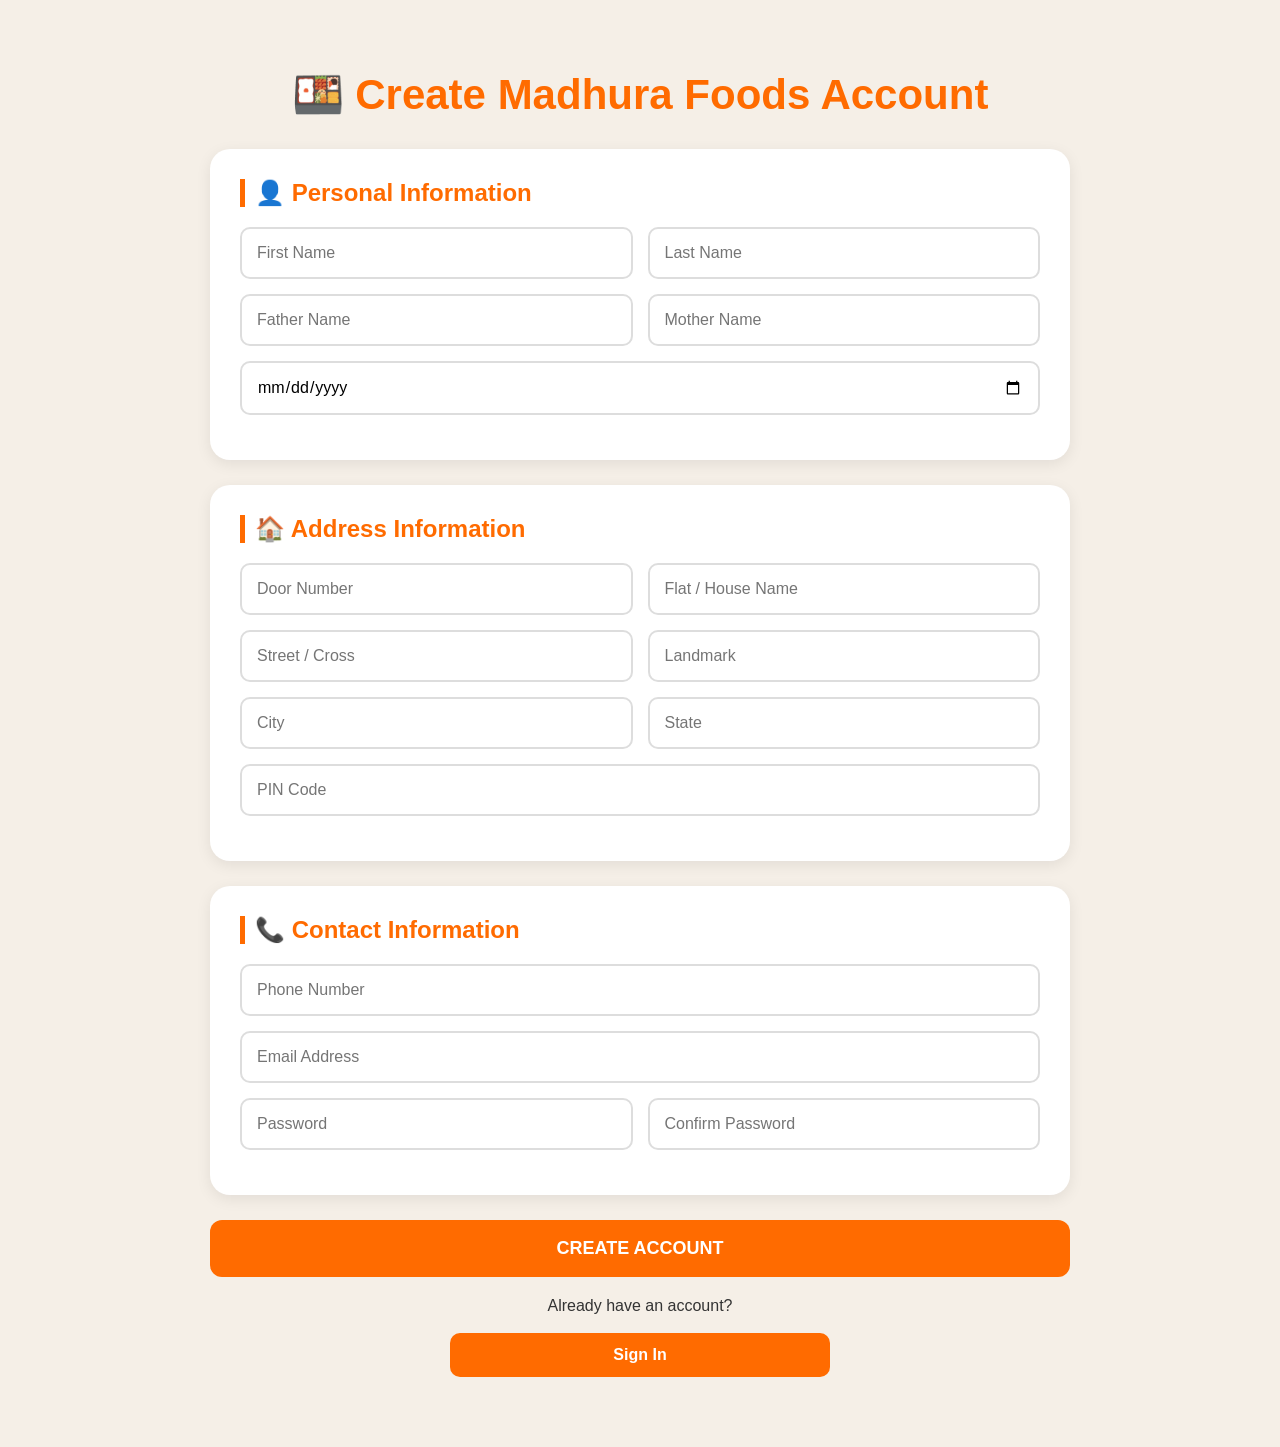
<file: register.html>
<!DOCTYPE html>
<html lang="en">
<head>
<meta charset="UTF-8">
<meta name="viewport" content="width=device-width, initial-scale=1.0">

<title>Create Account | Madhura Foods</title>

<link rel="stylesheet" href="style.css">
<link rel="icon" type="image/png" href="logo.png">

<style>

.register-container{
    max-width:900px;
    margin:50px auto;
    padding:20px;
}

.register-title{
    text-align:center;
    color:#ff6b00;
    font-size:42px;
    margin-bottom:30px;
}

.form-section{
    background:#fff;
    padding:30px;
    margin-bottom:25px;
    border-radius:20px;
    box-shadow:0 4px 15px rgba(0,0,0,0.08);
}

.section-title{
    color:#ff6b00;
    font-size:24px;
    margin-bottom:20px;
    border-left:5px solid #ff6b00;
    padding-left:10px;
}

.form-row{
    display:grid;
    grid-template-columns:1fr 1fr;
    gap:15px;
    margin-bottom:15px;
}

input{
    width:100%;
    padding:15px;
    border:2px solid #ddd;
    border-radius:10px;
    font-size:16px;
}

input:focus{
    border-color:#ff6b00;
    outline:none;
}

.full{
    grid-column:1 / -1;
}

.create-btn{
    width:100%;
    background:#ff6b00;
    color:white;
    border:none;
    padding:18px;
    border-radius:12px;
    font-size:18px;
    font-weight:bold;
    cursor:pointer;
}

.create-btn:hover{
    background:#e65c00;
}

.back-home{
    text-align:center;
    margin-top:20px;
}

.back-home a{
    color:#ff6b00;
    text-decoration:none;
    font-weight:bold;
}

@media(max-width:768px){

    .form-row{
        grid-template-columns:1fr;
    }

    .register-title{
        font-size:32px;
    }

}

</style>

</head>
<body>

<div class="register-container">

<h1 class="register-title">🍱 Create Madhura Foods Account</h1>

<form action="/signup" method="POST">

<!-- PERSONAL -->

<div class="form-section">

<h2 class="section-title">👤 Personal Information</h2>

<div class="form-row">
<input type="text" name="first_name" placeholder="First Name" required>
<input type="text" name="last_name" placeholder="Last Name" >
</div>

<div class="form-row">
<input type="text" name="father_name" placeholder="Father Name" required>
<input type="text" name="mother_name" placeholder="Mother Name">
</div>

<div class="form-row">
<input type="date" name="dob" class="full" required>
</div>

</div>

<!-- ADDRESS -->

<div class="form-section">

<h2 class="section-title">🏠 Address Information</h2>

<div class="form-row">
<input type="text" name="door_no" placeholder="Door Number" required>
<input type="text" name="house_name" placeholder="Flat / House Name">
</div>

<div class="form-row">
<input type="text" name="street" placeholder="Street / Cross" required>
<input type="text" name="landmark" placeholder="Landmark">
</div>

<div class="form-row">
<input type="text" name="city" placeholder="City" required>
<input type="text" name="state" placeholder="State" required>
</div>

<div class="form-row">
<input type="text" name="pincode" class="full" placeholder="PIN Code" required>
</div>

</div>

<!-- CONTACT -->

<div class="form-section">

<h2 class="section-title">📞 Contact Information</h2>

<div class="form-row">
<input type="tel" name="phone" class="full" placeholder="Phone Number" required>
</div>

<div class="form-row">
<input type="email" name="email" class="full" placeholder="Email Address" required>
</div>

<div class="form-row">
<input type="password" name="password" placeholder="Password" required>
<input type="password" name="confirm_password" placeholder="Confirm Password" required>
</div>

</div>

<button type="submit" class="create-btn">
CREATE ACCOUNT
</button>

</form>

<div class="back-home">
    <p>Already have an account?</p>
    <br>
    <a href="/signin" class="signin-btn" style="color:#FFFFFF">
        Sign In
    </a>
</div>
</div>

</body>
</html>
</file>
<file: style.css>
*{
    margin:0;
    padding:0;
    box-sizing:border-box;
    font-family:'Segoe UI', Arial, sans-serif;
}

body{
    background:#f5efe7;
    color:#333;
}

/* NAVBAR */

nav{
    background:#ff6b00;
    display:flex;
    align-items:center;
    justify-content:space-between;
    padding:15px 40px;
    box-shadow:0 2px 10px rgba(0,0,0,0.1);
}

.logo{
    display:flex;
    align-items:center;
    gap:15px;
}

.logo img{
    width: 62px;
    height:62px;
    object-fit:contain;
    border-radius:50%;
    background:white;
}

.logo span{
    color:white;
    font-size:22px;
    font-weight:700;
}

nav ul{
    display:flex;
    list-style:none;
    gap:35px;
}

nav ul li a{
    text-decoration:none;
    color:white;
    font-size:18px;
    font-weight:600;
    transition:0.3s;
}

nav ul li a:hover{
    color:#ffe0b2;
}

/* HERO SECTION */

.hero{
    text-align:center;
    padding:90px 20px;
}

.hero h1{
    color:#ff6b00;
    font-size:72px;
    font-weight:800;
    margin-bottom:20px;
}

.hero p{
    font-size:26px;
    color:#444;
    margin-bottom:35px;
}

.hero-btn{
    background:#ff6b00;
    color:white;
    border:none;
    padding:18px 40px;
    border-radius:15px;
    font-size:18px;
    font-weight:600;
    cursor:pointer;
    transition:0.3s;
}

.hero-btn:hover{
    background:#e65c00;
    transform:translateY(-2px);
}

.tagline{
    margin-top:20px;
    color:#8b5e34;
    font-size:22px;
    font-weight:600;
}

/* FEATURES */

.features{
    display:grid;
    grid-template-columns:repeat(auto-fit,minmax(280px,1fr));
    gap:25px;
    padding:40px;
}

.card{
    background:white;
    padding:35px 25px;
    border-radius:20px;
    text-align:center;
    box-shadow:0 4px 15px rgba(0,0,0,0.08);
    min-height:150px;
    transition:0.3s;
}

.card:hover{
    transform:translateY(-5px);
}

.card h2{
    font-size:24px;
    margin-bottom:12px;
}

.card p{
    font-size:18px;
    color:#555;
}

/* FOOD SECTION */

.foods{
    text-align:center;
    padding:80px 40px;
}

.foods h2{
    color:#ff6b00;
    font-size:50px;
    margin-bottom:40px;
}

.food-grid{
    display:grid;
    grid-template-columns:repeat(auto-fit,minmax(250px,1fr));
    gap:25px;
}

.food-card{
    background:white;
    padding:40px 25px;
    border-radius:20px;
    box-shadow:0 4px 15px rgba(0,0,0,0.08);
    transition:0.3s;
}

.food-card:hover{
    transform:translateY(-5px);
}

.food-card h3{
    font-size:28px;
    color:#333;
}

/* FOOTER */

footer{
    background:#2d2d2d;
    color:white;
    text-align:center;
    padding:40px 20px;
    margin-top:50px;
}

footer h3{
    font-size:28px;
    margin-bottom:10px;
}

footer p{
    margin-top:8px;
    color:#ddd;
}

/* MOBILE */

@media(max-width:768px){

    nav{
        flex-direction:column;
        gap:15px;
        padding:15px;
    }

    nav ul{
        flex-wrap:wrap;
        justify-content:center;
        gap:20px;
    }

    .logo{
        flex-direction:column;
        text-align:center;
    }

    .logo img{
        width:55px;
        height:55px;
    }

    .logo span{
        font-size:20px;
    }

    .hero{
        padding:60px 20px;
    }

    .hero h1{
        font-size:42px;
    }

    .hero p{
        font-size:20px;
    }

    .hero-btn{
        width:220px;
    }

    .foods h2{
        font-size:38px;
    }
}

.back-home{
    text-align:center;
    margin-top:25px;
}

.signin-btn{
    display:inline-block;
    background:#ff6b00;
    color:white;

    padding:12px 30px;
    line-height:20px;
    width: 380px;

    border-radius:10px;
    text-decoration:none;
    font-weight:bold;
}

/* =========================
   PROFILE PAGE
========================= */

.profile-container{
    max-width:1000px;
    margin:50px auto;
    padding:20px;
}

.welcome-card{
    background:white;
    border-radius:20px;
    padding:40px;
    text-align:center;
    box-shadow:0 4px 15px rgba(0,0,0,0.08);
    margin-bottom:30px;
}

.welcome-title{
    color:#ff6b00;
    font-size:50px;
    margin-bottom:15px;
}

.welcome-text{
    font-size:22px;
    color:#555;
}

.dashboard-buttons{
    display:grid;
    grid-template-columns:1fr 1fr;
    gap:20px;
}

.dashboard-buttons a{
    background:#ff6b00;
    color:white;
    text-decoration:none;
    padding:25px;
    border-radius:15px;
    text-align:center;
    font-size:22px;
    font-weight:bold;
    transition:0.3s;
    box-shadow:0 4px 15px rgba(0,0,0,0.08);
}

.dashboard-buttons a:hover{
    background:#e65c00;
    transform:translateY(-3px);
}

@media(max-width:768px){

    .dashboard-buttons{
        grid-template-columns:1fr;
    }

    .welcome-title{
        font-size:35px;
    }

    .welcome-text{
        font-size:18px;
    }

}

.welcome-title{
    color:#ff6b00;
    font-size:55px;
    font-weight:800;
    margin-bottom:15px;
}

.welcome-text{
    font-size:22px;
    color:#555;
    margin-bottom:25px;
}

.food-card{
    background:white;
    padding:40px 25px;
    border-radius:20px;
    box-shadow:0 4px 15px rgba(0,0,0,0.08);
    transition:0.3s;

    text-decoration:none;
    color:#333;

    display:flex;
    justify-content:center;
    align-items:center;
}

.food-card:hover{
    transform:translateY(-5px);
}

.food-card h3{
    font-size:28px;
    color:#333;
    text-decoration:none;
}

.food-card:link,
.food-card:visited,
.food-card:hover,
.food-card:active{
    text-decoration:none;
    color:#333;
}

.custom-orders-box{
    background:#fff;
    padding:35px;
    border-radius:20px;
    margin-top:25px;
    margin-bottom:25px;
    box-shadow:0 4px 15px rgba(0,0,0,0.08);
}

.custom-orders-box h2{
    color:#ff6b00;
    font-size:38px;
    margin-bottom:20px;
}

.custom-orders-box p{
    font-size:22px;
    line-height:1.8;
    color:#555;
    margin-bottom:15px;
}

.contact-card a{
    color:#333;
    text-decoration:none;
    font-weight:500;
}

.contact-card a:hover{
    color:#ff6b00;
}

.location-box{
    background:#fff;
    padding:35px;
    border-radius:20px;
    margin-top:25px;
    margin-bottom:25px;
    box-shadow:0 4px 15px rgba(0,0,0,0.08);
}

nav ul li a.active{
    border-bottom:3px solid white;
    padding-bottom:5px;
    color:#ffe0b2;
}

.dropdown{
    position:relative;
}

.dropdown-content{
    display:none;
    position:absolute;
    top:100%;
    right:0;
    background:white;
    min-width:180px;
    border-radius:10px;
    box-shadow:0 5px 15px rgba(0,0,0,0.15);
    overflow:hidden;
    z-index:1000;
}

.dropdown-content a{
    display:block;
    padding:12px 15px;
    color:#333;
    text-decoration:none;
}

.dropdown-content a:hover{
    background:#f5f5f5;
    color:#ff6b00;
}

.dropdown:hover .dropdown-content{
    display:block;
}
</file>
